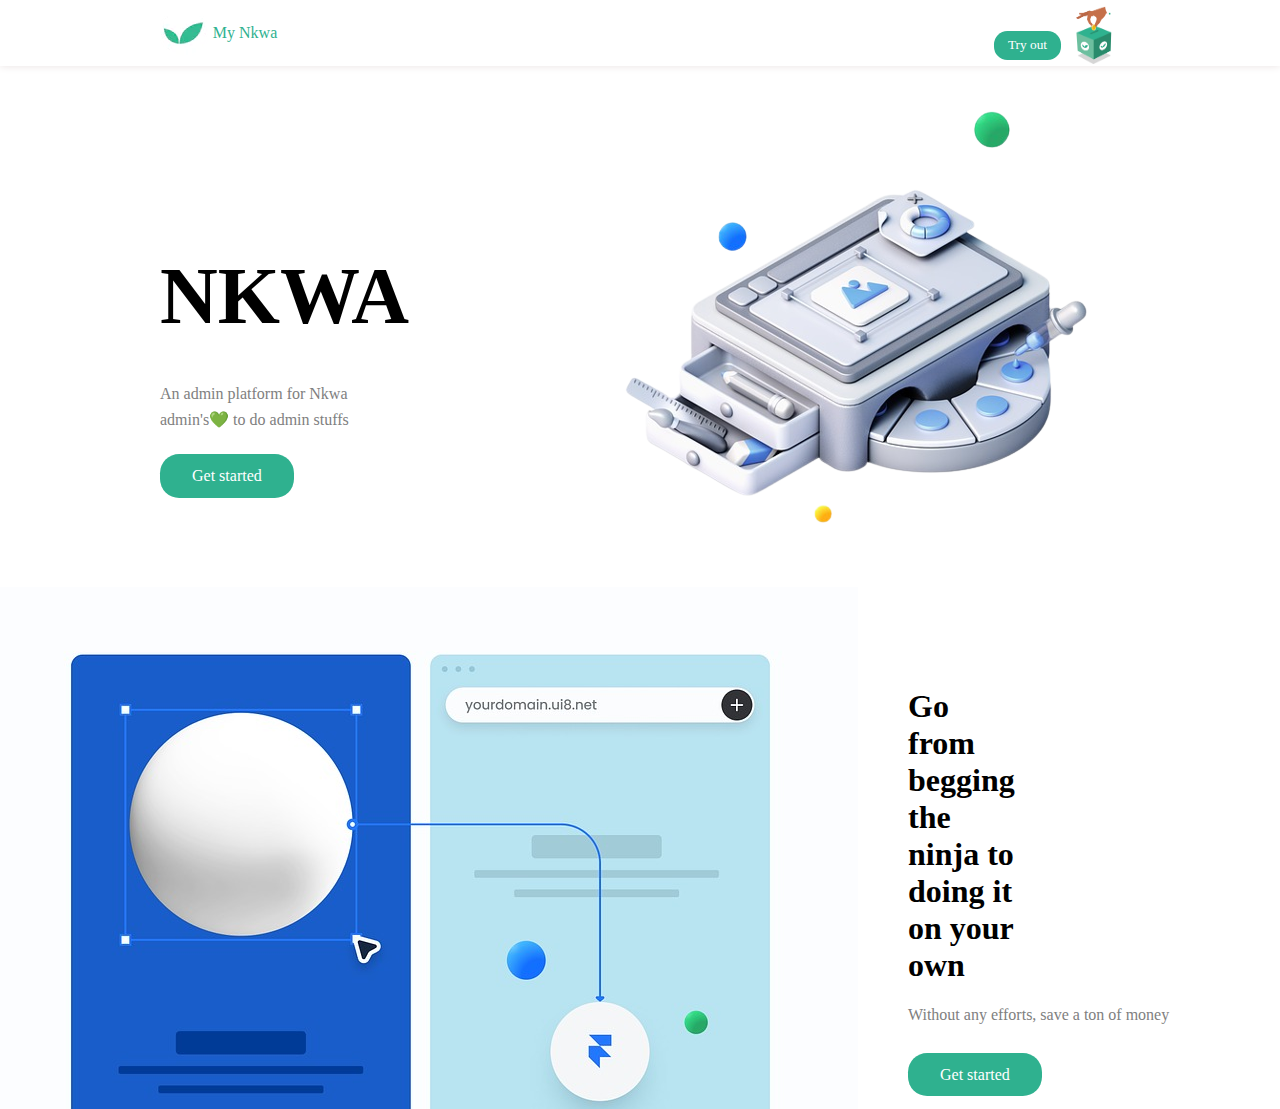
<file: Dashboard/Index.html>
<!DOCTYPE html>
<html lang="en">
  <head>
    <meta charset="UTF-8" />
    <meta name="viewport" content="width=device-width, initial-scale=1.0" />
    <title>Index</title>
    <link rel="stylesheet" href="CSS/index.css" />
  </head>
  <body>
    <div class="main">
      <div class="header">
        <div class="logo">
          <img
            src="CSS/image.webp"
            alt="logo"
            style="width: 3em; height: 3em"
          />
          <p>My Nkwa</p>
        </div>
        <div class="box">
          <button>Try out</button>
          <img
            src="CSS/handBox.webp"
            alt="box"
            style="width: 3em; height: 4em"
          />
        </div>
      </div>
      <div class="main1">
        <div class="info">
          <h1>NKWA</h1>
          <p class="info1">An admin platform for Nkwa</p>
          <p class="info1">admin's💚 to do admin stuffs</p>
          <a href="#" class="start">Get started</a>
        </div>
        <img src="CSS/header3.png" alt="" class="body1" />
      </div>
      <div class="footer">
        <img src="CSS/domain.jpg" alt="box" />
        <div class="infos">
          <h1>Go from begging the ninja to doing it on your own</h1>
          <p>Without any efforts, save a ton of money</p>
          <a href="#" class="start">Get started</a>
        </div>
      </div>
    </div>
  </body>
</html>
</file>
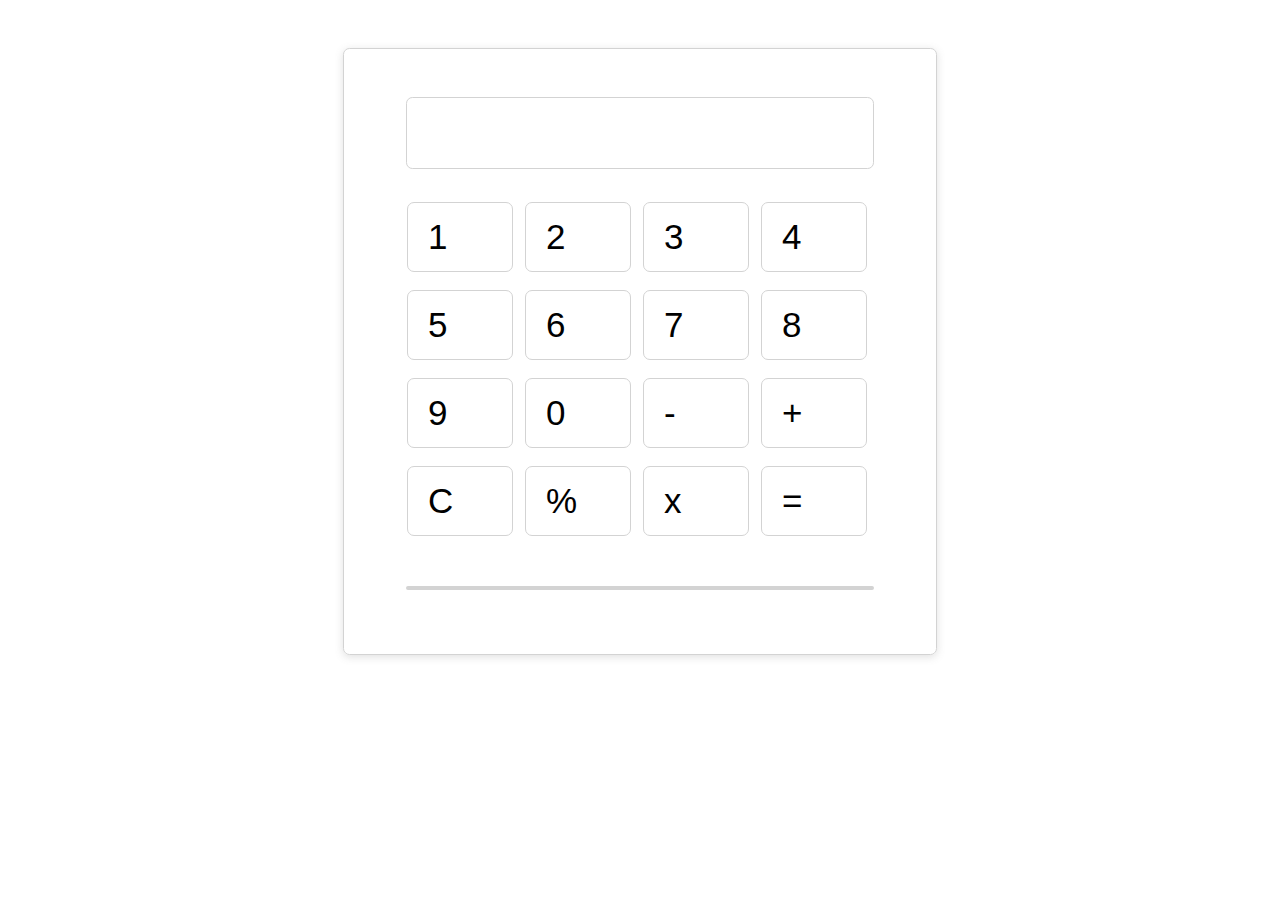
<file: Calculator/calc.html>
<!DOCTYPE html>
<html lang="en">
  <head>
    <meta charset="UTF-8" />
    <meta name="viewport" content="width=device-width, initial-scale=1.0" />
    <title>Calculator</title>
    <link rel="stylesheet" href="calc.css" />
  </head>
  <body>
    <div class="wrap">
      <form name="cal">
        <input type="text" name="display" class="display" id="display" />
        <br /><br />
        <input
          type="button"
          value="1"
          onclick="cal.display.value += '1'"
          class="btn"
        />
        <input
          type="button"
          value="2"
          onclick="cal.display.value += '2'"
          class="btn"
        />
        <input
          type="button"
          value="3"
          onclick="cal.display.value += '3'"
          class="btn"
        />
        <input
          type="button"
          value="4"
          onclick="cal.display.value += '4'"
          class="btn"
        />

        <br /><br />
        <input
          type="button"
          value="5"
          onclick="cal.display.value += '5'"
          class="btn"
        />
        <input
          type="button"
          value="6"
          onclick="cal.display.value += '6'"
          class="btn"
        />
        <input
          type="button"
          value="7"
          onclick="cal.display.value += '7'"
          class="btn"
        />
        <input
          type="button"
          value="8"
          onclick="cal.display.value += '8'"
          class="btn"
        />

        <br /><br />
        <input
          type="button"
          value="9"
          onclick="cal.display.value += '9'"
          class="btn"
        />
        <input
          type="button"
          value="0"
          onclick="cal.display.value += '0'"
          class="btn"
        />
        <input
          type="button"
          value="-"
          onclick="cal.display.value += '-'"
          class="btn"
        />
        <input
          type="button"
          value="+"
          onclick="cal.display.value += '+'"
          class="btn"
        />

        <br /><br />
        <input type="button" value="C" class="btn" id="clear" />
        <input
          type="button"
          value="%"
          onclick="cal.display.value += '%'"
          class="btn"
        />
        <input
          type="button"
          value="x"
          onclick="cal.display.value += '*'"
          class="btn"
        />
        <input type="button" value="=" class="btn" id="equate" />
        <hr class="line" />
      </form>
    </div>
    <script>
      let display = document.getElementById("display");
      let clear = document.getElementById("clear");
      let equate = document.getElementById("equate");

      equate.addEventListener("click", function () {
        let error = 0;
        const equation = display.value;
        let clean = Array.from(equation);
        for (let i = 0; i < clean.length; i++) {
          if (
            parseInt(clean[i]) ||
            parseInt(clean[i]) == 0 ||
            clean[i] == "+" ||
            clean[i] == "/" ||
            clean[i] == "*" ||
            clean[i] == "-" ||
            clean[i] == "%"
          ) {
            continue;
          } else {
            console.log("bad character", clean[i]);
            error = 1;
            break;
          }
        }
        if (error == 0) {
          display.style.borderColor = "green";
          display.value = eval(equation);
        } else {
          display.style.borderColor = "red";
        }
      });
      clear.addEventListener("click", function () {
        clearOff();
      });
      function clearOff() {
        display.value = "";
      }
    </script>
  </body>
</html>
</file>
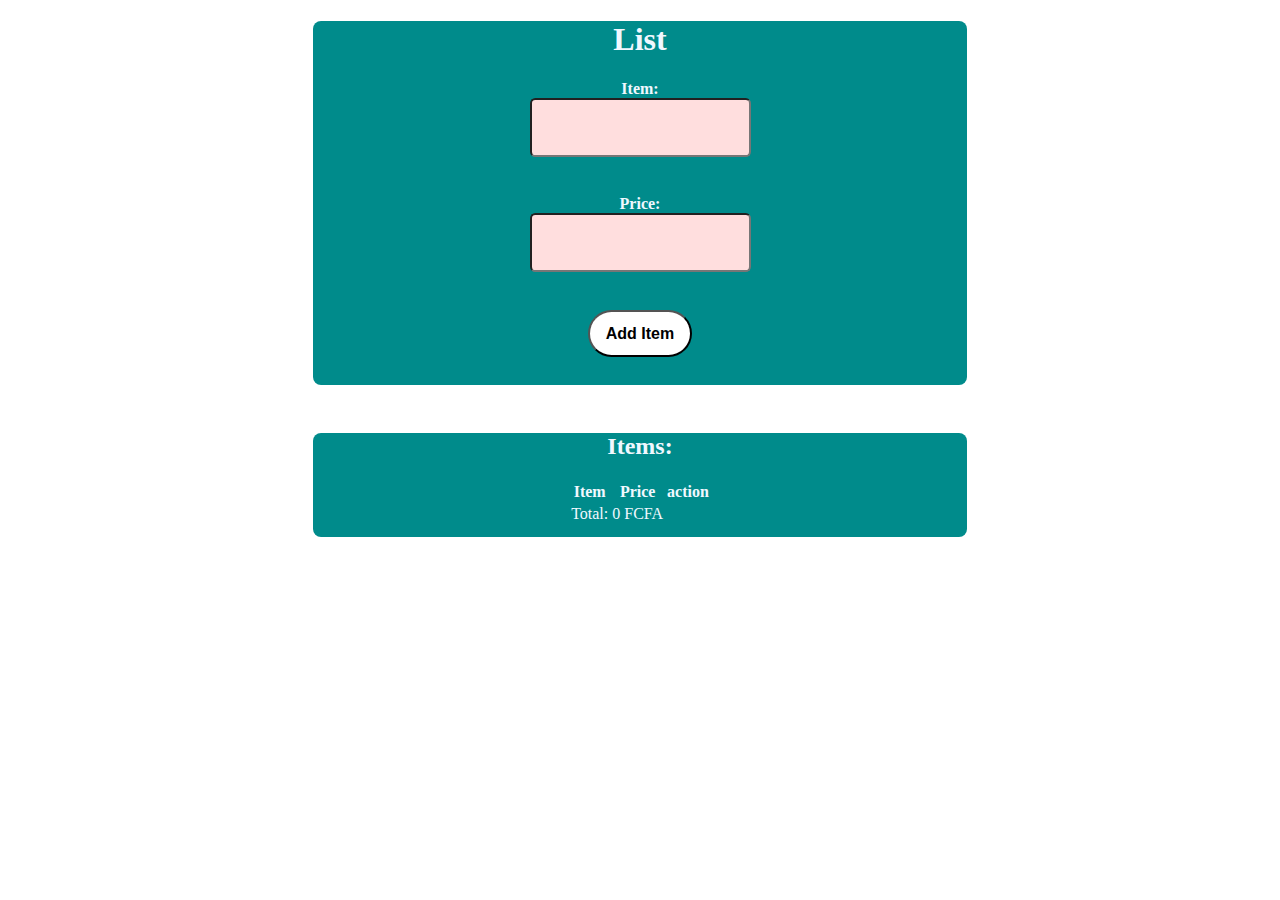
<file: market_list/market_list.html>
<!DOCTYPE html>
<html lang="en">

    <head>
        <meta charset="UTF-8" />
        <meta name="viewport" content="width=device-width, initial-scale=1.0" />
        <link rel="stylesheet" href="market_list.css">
        <title>List</title>
    </head>

    <body>
        <center>
            
            <div class="field">
                <h1>List</h1>
                   <label for="item">Item:</label> <br>
                    <input type="text" id="item" /><br><br>
                    <label for="price">Price:</label> <br>
                    <input type="number" id="price" /><br><br>
                    <button id="addBtn" class="add">Add Item</button> 
            </div>


            <div class="output">
                <h2>Items:</h2>
                <table id="itemTable">
                    <thead>
                        <tr>
                            <th>Item</th>
                            <th id="price">Price</th>
                            <th>action</th>
                        </tr>
                    </thead>
                    <tbody id="itemTableBody"></tbody>
                    <tfoot>
                        <td>Total: </td>
                        <td id="total">0 FCFA</td>
                    </tfoot>
                </table>
            <!-- </div> -->

        </center>

        <script src="market_list.js"></script>
    </body>

</html>
</file>
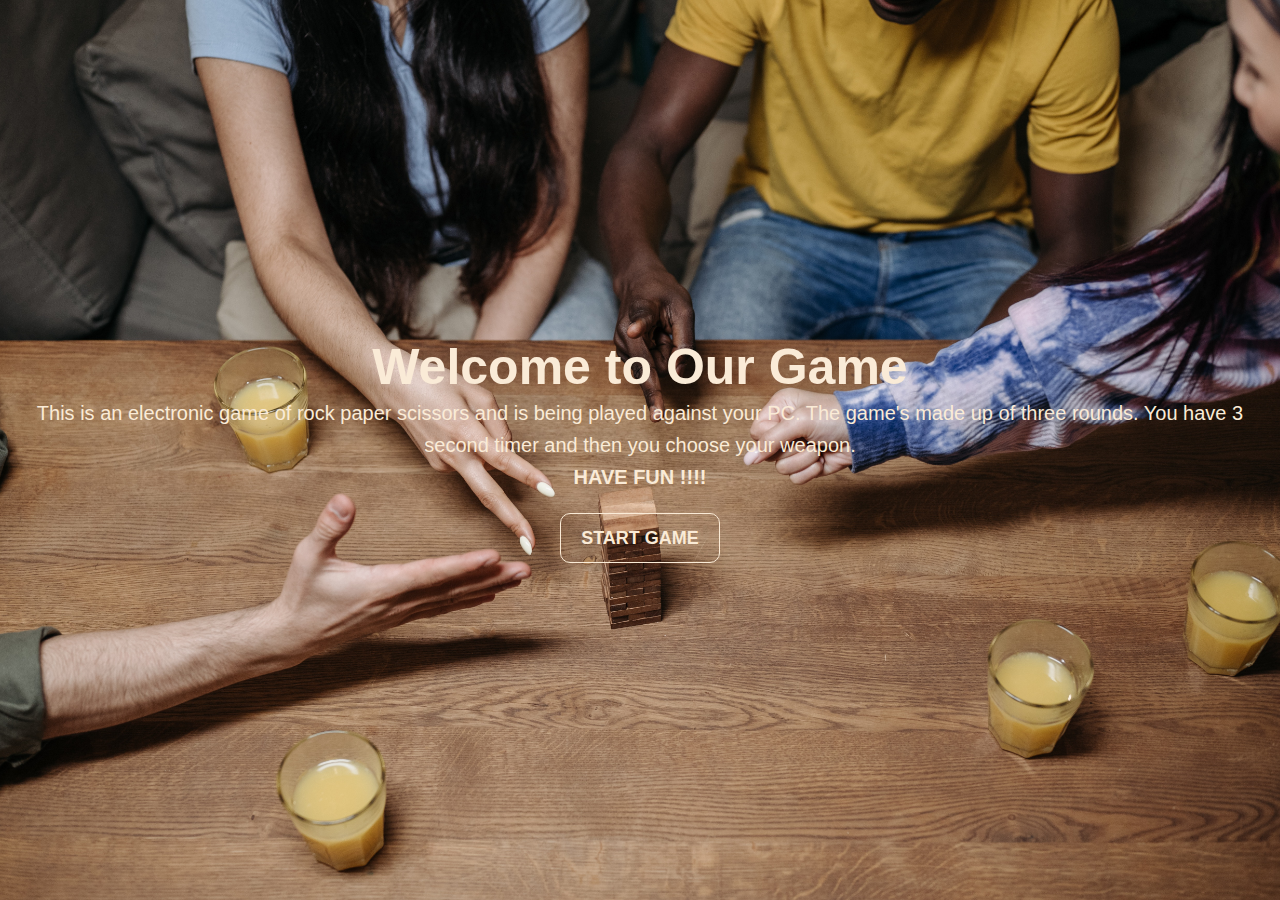
<file: RPS/Landing Page.html>
<!DOCTYPE html>
<html lang="en">
  <head>
    <meta charset="UTF-8" />
    <meta http-equiv="X-UA-Compatible" content="IE=edge" />
    <meta name="viewport" content="width=device-width, initial-scale=1.0" />
    <link rel="stylesheet" href="../RPS/index_css/landing_Page.css" />
    <title>R P S</title>
  </head>
  <body>
    <header id="showcase">
      <h1>Welcome to Our Game</h1>
      <p>
        This is an electronic game of rock paper scissors and is being played
        against your PC. The game's made up of three rounds. You have 3 second
        timer and then you choose your weapon.
      </p>
      <!-- <br /> -->
      <p><b>HAVE FUN !!!!</b></p>
      <a href="../RPS/Game/RPS.html" class="button">START GAME</a>
    </header>
    <section id="section-a"></section>
  </body>
</html>
</file>
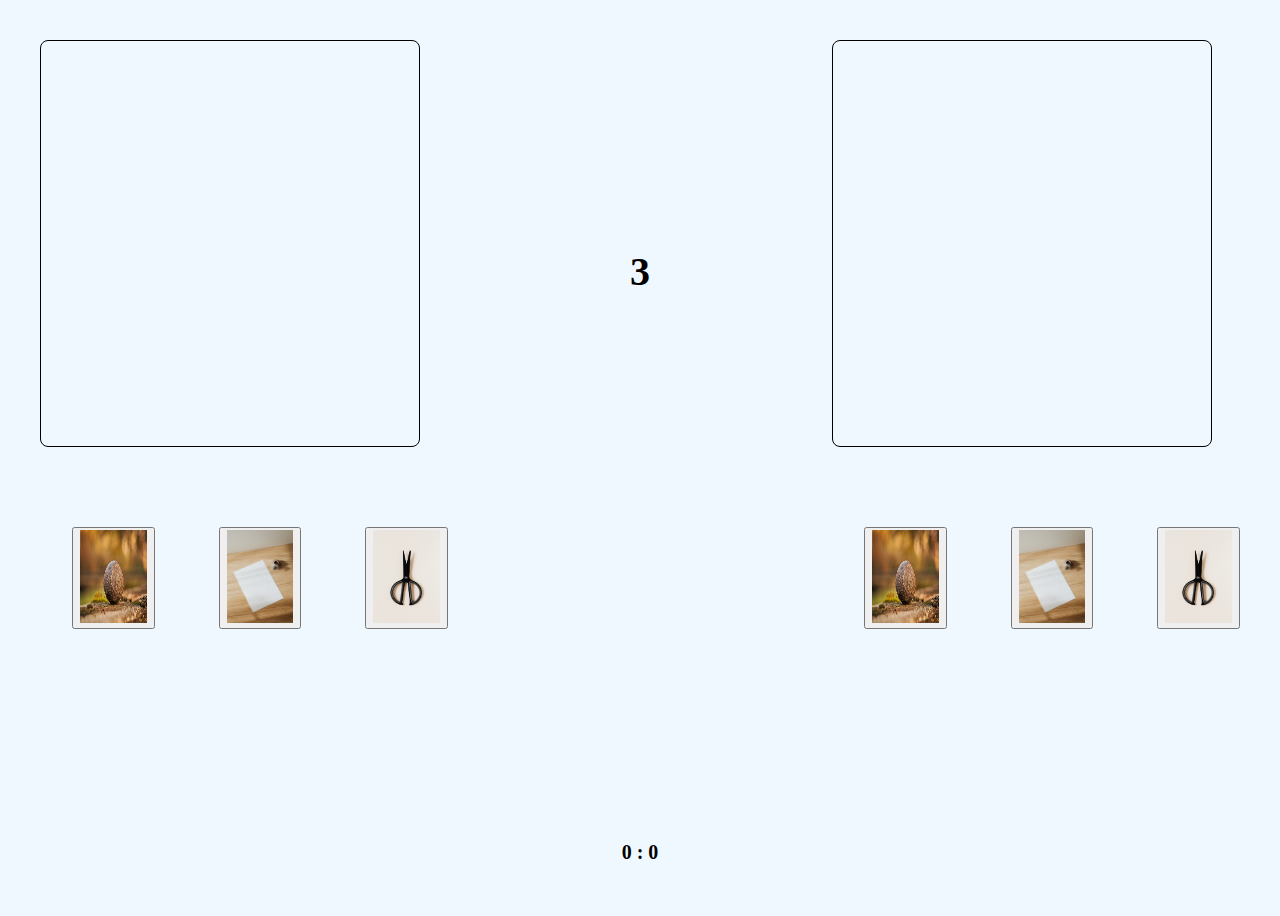
<file: RPS/RPS.html>
<!DOCTYPE html>
<html lang="en">
  <head>
    <meta charset="UTF-8" />
    <meta http-equiv="X-UA-Compatible" content="IE=edge" />
    <meta name="viewport" content="width=device-width, initial-scale=1.0" />
    <title>Game</title>
    <link rel="stylesheet" href="RPS.css" />
  </head>
  <body>
    <div class="container">
      <div class="box1">
        <div class="main-comp" id="display_comp"></div>
        <div class="pics">
          <div class="pic">
            <button><img src="rock.jpg" alt="" /></button>
          </div>
          <div class="pic">
            <button><img src="paper.jpg" alt="" /></button>
          </div>
          <div class="pic">
            <button><img src="scissors.jpg" alt="" /></button>
          </div>
        </div>
      </div>

      <div class="timer-score">
        <div class="timer" id="timer"></div>
        <div class="score" id="score">
          <p><b>0 : 0</b></p>
        </div>
      </div>

      <div class="box2">
        <div class="main-user" id="display"></div>
        <div id="object"></div>
        <div class="pics">
          <div class="pic">
            <button><img src="rock.jpg" alt="" id="rock" /></button>
          </div>
          <div class="pic">
            <button><img src="paper.jpg" alt="" id="paper" /></button>
          </div>
          <div class="pic">
            <button><img src="scissors.jpg" alt="" id="scissors" /></button>
          </div>
        </div>
      </div>
    </div>

    <script src="RPS.js"></script>
  </body>
</html>
</file>
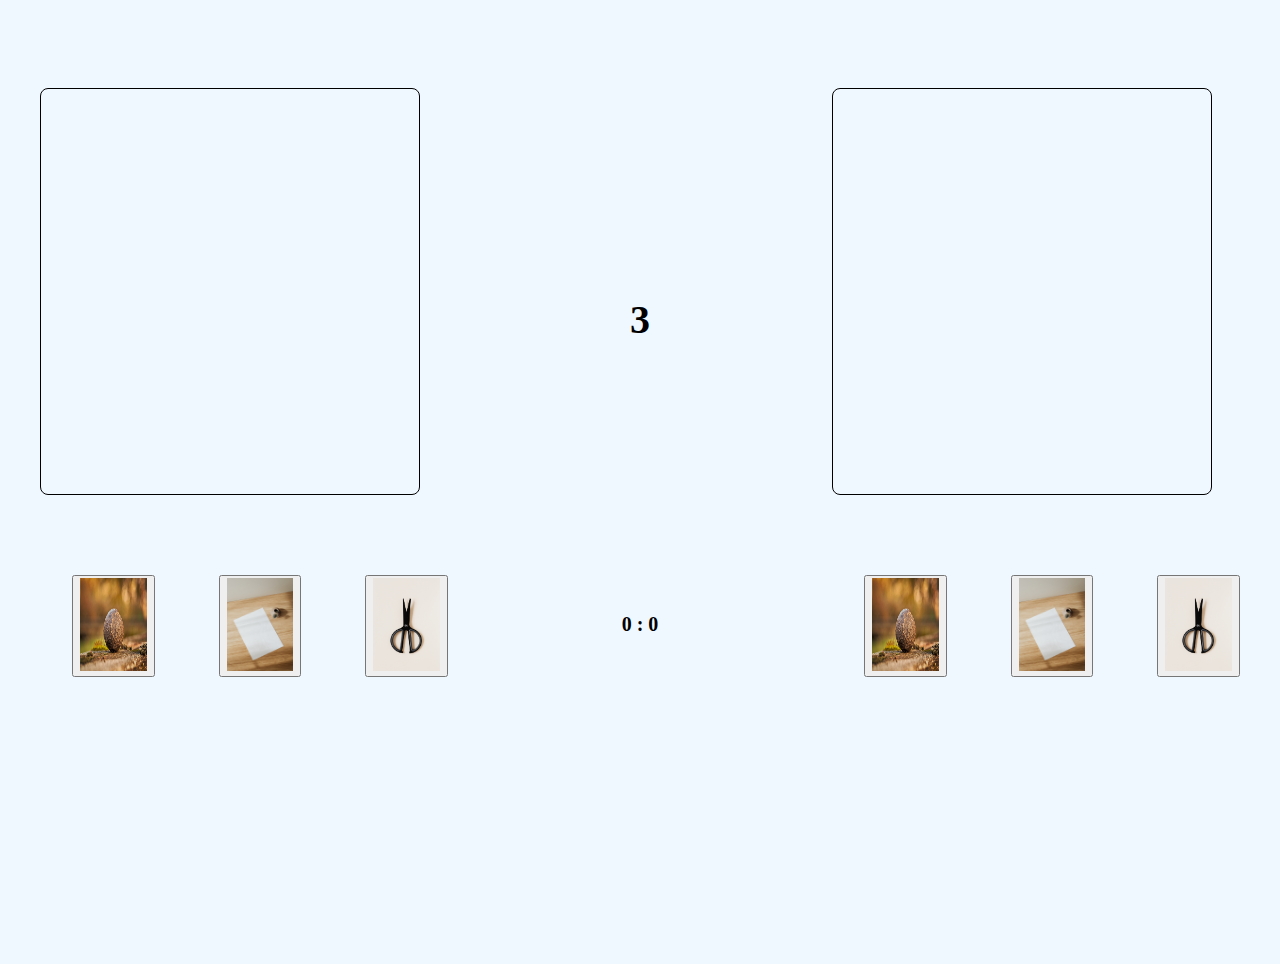
<file: RPS/Game/RPS.html>
<!DOCTYPE html>
<html lang="en">
  <head>
    <meta charset="UTF-8" />
    <meta http-equiv="X-UA-Compatible" content="IE=edge" />
    <meta name="viewport" content="width=device-width, initial-scale=1.0" />
    <title>Game</title>
    <link rel="stylesheet" href="../Game/RPS_css/RPS.css" />
  </head>
  <body>
    <div class="container">
      <div class="box1">
        <div class="main-comp" id="display_comp"></div>
        <div class="pics">
          <div class="pic">
            <button><img src="../Game/RPS_css/rock.jpg" alt="" /></button>
          </div>
          <div class="pic">
            <button><img src="../Game/RPS_css/paper.jpg" alt="" /></button>
          </div>
          <div class="pic">
            <button><img src="../Game/RPS_css/scissors.jpg" alt="" /></button>
          </div>
        </div>
      </div>

      <div class="timer-score">
        <div class="timer" id="timer"></div>
        <div class="score" id="score">
          <p><b>0 : 0</b></p>
        </div>
      </div>

      <div class="box2">
        <div class="main-user" id="display"></div>
        <div id="object"></div>
        <div class="pics">
          <div class="pic">
            <button id="rock">
              <img src="../Game/RPS_css/rock.jpg" alt="rock" />
            </button>
          </div>
          <div class="pic">
            <button id="paper">
              <img src="../Game/RPS_css/paper.jpg" alt="Paper" />
            </button>
          </div>
          <div class="pic">
            <button id="scissors">
              <img src="../Game/RPS_css/scissors.jpg" alt="" />
            </button>
          </div>
        </div>
      </div>
    </div>

    <script src="../Game/RPS_js/RPS.js"></script>
  </body>
</html>
</file>
<file: Dashboard/CSS/index.css>
:root {
  --primary-color: #2fb18f;
}

body {
  margin: 0px;
}

.header {
  display: -webkit-box;
  display: -ms-flexbox;
  display: flex;
  -webkit-box-orient: horizontal;
  -webkit-box-direction: normal;
      -ms-flex-direction: row;
          flex-direction: row;
  place-content: space-between;
  background-color: white;
  -ms-flex-wrap: wrap;
      flex-wrap: wrap;
  padding-left: 10em;
  padding-right: 10em;
  -webkit-box-shadow: 0px 0px 8px #e9e2e2;
          box-shadow: 0px 0px 8px #e9e2e2;
}

.header .logo {
  padding-top: 0.5em;
  display: -webkit-box;
  display: -ms-flexbox;
  display: flex;
}

.header .logo p {
  padding-left: 0.3em;
  color: var(--primary-color);
  font-family: PoetsenOne;
}

.header .box {
  display: -webkit-box;
  display: -ms-flexbox;
  display: flex;
  padding-bottom: 2px;
}

.header .box button {
  border: none;
  color: white;
  background-color: var(--primary-color);
  border-radius: 1em;
  padding: 0.5em;
  width: 5em;
  font-family: PoetsenOne;
  height: 2.2em;
  margin-top: 2.3em;
  cursor: pointer;
}

.header .box img {
  margin-left: 0.7em;
}

.main1 {
  display: -webkit-box;
  display: -ms-flexbox;
  display: flex;
  place-content: space-between;
  margin-top: 2em;
  margin-left: 10em;
  margin-right: 10em;
}

.main1 .info {
  margin-top: 6.5em;
  font-family: PoetsenOne;
}

.main1 .info h1 {
  font-weight: bolder;
  font-size: 5em;
  line-height: 1em;
}

.main1 .info p {
  color: grey;
  line-height: 10px;
}

.main1 .info a {
  background-color: var(--primary-color);
  color: white;
  text-decoration: none;
  border: none;
  margin-top: 13px;
  border-radius: 1.2em;
  display: inline-block;
  padding: 0.8em 2em;
  width: unset;
  cursor: pointer;
}

.footer {
  display: -webkit-box;
  display: -ms-flexbox;
  display: flex;
}

.footer h1 {
  font-family: PoetsenOne;
  margin-right: 300px;
  padding-top: 80px;
  margin-left: 50px;
}

.footer p {
  font-family: PoetsenOne;
  color: Grey;
  margin-left: 50px;
}

.footer a {
  text-decoration: none;
  color: white;
  font-family: PoetsenOne;
  background-color: var(--primary-color);
  text-decoration: none;
  border: none;
  margin-top: 13px;
  border-radius: 1.2em;
  display: inline-block;
  padding: 0.8em 2em;
  width: unset;
  cursor: pointer;
  margin-left: 50px;
}
/*# sourceMappingURL=index.css.map */
</file>
<file: Calculator/calc.css>
.wrap {
  border: 1.6px solid lightgrey;
  border-radius: 0.4em;
  margin: 3em auto;
  max-width: 35em;
  padding: 1em;
  display: -webkit-box;
  display: -ms-flexbox;
  display: flex;
  -webkit-box-orient: vertical;
  -webkit-box-direction: normal;
      -ms-flex-direction: column;
          flex-direction: column;
  -webkit-box-pack: center;
      -ms-flex-pack: center;
          justify-content: center;
  -webkit-box-align: center;
      -ms-flex-align: center;
          align-items: center;
  -webkit-box-shadow: rgba(99, 99, 99, 0.2) 0px 2px 8px 0px;
          box-shadow: rgba(99, 99, 99, 0.2) 0px 2px 8px 0px;
}

.display {
  border: 1.6px solid lightgrey;
  border-radius: 0.2em;
  height: 68px;
  padding-right: 6px;
  width: 14.3em;
  margin-top: 1em;
  margin-bottom: 15px;
  font-size: 2em;
}

.btn {
  background-color: transparent;
  border: 1.6px solid lightgrey;
  border-radius: 0.2em;
  text-align: left;
  width: 2.5em;
  height: 2em;
  font-size: 35px;
  margin-right: 7px;
  margin-left: 1px;
  cursor: pointer;
  padding-right: 2.4em;
  padding-left: 20px;
}

@media (max-width: 600px) {
  /* Styles for screens with a maximum width of 600px */
  .btn {
    width: 2em;
    font-size: 25px;
    padding-right: 1.2em;
    padding-left: 10px;
  }
  .wrap {
    margin: 2em auto;
    padding: 0.8em;
    max-width: 25em;
  }
  .display {
    width: 10em;
    font-size: 1.5em;
    margin-top: 0.5em;
    margin-bottom: 10px;
  }
}

@media (max-width: 300px) {
  /* Styles for screens with a maximum width of 300px */
  .btn {
    width: 1.5em;
    font-size: 20px;
    padding-right: 0.6em;
    padding-left: 5px;
  }
  .wrap {
    margin: 1.5em auto;
    padding: 0.6em;
    max-width: 15em;
  }
  .display {
    width: 8em;
    font-size: 1.2em;
    margin-top: 0.3em;
    margin-bottom: 5px;
  }
}

hr {
  border: 2px solid lightgray;
  margin-top: 50px;
  margin-bottom: 3em;
  border-radius: 2em;
}
/*# sourceMappingURL=calc.css.map */
</file>
<file: market_list/market_list.css>
:root {
  --main-color: rgb(99, 99, 239);
}

div {
  width: 50%;
  padding-left: 0.7em;
  padding-right: 0.7em;
  padding-bottom: 0.7em;
  border-radius: 0.5em;
  background-color: darkcyan;
}

div label {
  font-weight: bold;
  font-family: Candara Bold;
  color: aliceblue;
}

div input {
  margin-bottom: 1.5em;
  padding: 1.5em;
  background: #ffdede;
  border-radius: 0.4em;
}

div h1 {
  color: aliceblue;
}

div .add {
  background-color: white;
  color: black;
  font-weight: bold;
  font-size: 1em;
  border-color: black;
  margin-bottom: 1em;
  border-radius: 5em;
  display: inline-block;
  padding: 0.8em 1em;
  width: unset;
  cursor: pointer;
}

.field {
  margin-bottom: 3em;
}

.output {
  color: aliceblue;
}
/*# sourceMappingURL=market_list.css.map */
</file>
<file: RPS/index_css/landing_Page.css>
* {
  margin: 0;
  padding: 0;
}

body {
  margin: 0;
  font-family: Arial, Helvetica, sans-serif;
  font-size: 17px;
  color: antiquewhite;
  line-height: 1.6;
}

header {
  background-image: url("RPS.jpg");
  height: 100vh;
  background-size: cover;
  background-position: center;
  display: -webkit-box;
  display: -ms-flexbox;
  display: flex;
  -webkit-box-orient: vertical;
  -webkit-box-direction: normal;
      -ms-flex-direction: column;
          flex-direction: column;
  -webkit-box-pack: center;
      -ms-flex-pack: center;
          justify-content: center;
  -webkit-box-align: center;
      -ms-flex-align: center;
          align-items: center;
  padding: 0 20px;
  text-align: center;
}

h1 {
  font-size: 50px;
  line-height: 1.2;
}

p {
  font-size: 20px;
}

a {
  font-size: 18px;
  text-decoration: none;
  color: antiquewhite;
  border: antiquewhite 1px solid;
  padding: 10px 20px;
  border-radius: 10px;
  margin-top: 20px;
  font-weight: bold;
}

a:hover {
  background: antiquewhite;
  color: #fff;
}
/*# sourceMappingURL=landing_Page.css.map */
</file>
<file: RPS/RPS.css>
body {
  background-color: aliceblue;
}

.container {
  height: 100vh;
  display: -webkit-box;
  display: -ms-flexbox;
  display: flex;
}

.container .box1 {
  height: 100%;
  width: 50%;
  display: -webkit-box;
  display: -ms-flexbox;
  display: flex;
  -webkit-box-orient: vertical;
  -webkit-box-direction: normal;
      -ms-flex-direction: column;
          flex-direction: column;
  position: relative;
}

.container .box1 .main-comp {
  border: 1px solid;
  border-radius: 0.5em;
  height: 45%;
  width: 80%;
  position: relative;
  margin-top: 2em;
  margin-left: 2em;
}

.container .box1 .pics {
  height: 30%;
  width: 80%;
  position: relative;
  margin-top: 2em;
  margin-left: 2em;
  display: -webkit-box;
  display: -ms-flexbox;
  display: flex;
}

.container .box1 .pics .pic {
  -ms-flex-pack: distribute;
      justify-content: space-around;
  position: relative;
  margin-top: 2em;
  margin-left: 2em;
  margin-right: 2em;
  padding-top: 1em;
}

.container .box1 .pics .pic img {
  height: 7em;
  width: 5em;
  background-size: cover;
  background-position: center;
}

.container .timer-score {
  display: -webkit-box;
  display: -ms-flexbox;
  display: flex;
  -webkit-box-orient: vertical;
  -webkit-box-direction: normal;
      -ms-flex-direction: column;
          flex-direction: column;
  -webkit-box-pack: space-evenly;
      -ms-flex-pack: space-evenly;
          justify-content: space-evenly;
  height: 100%;
  width: 40%;
}

.container .timer-score .timer {
  text-align: center;
  padding-top: 1em;
  height: 20%;
  width: 30%;
  margin-left: auto;
  margin-right: auto;
  margin-top: 5em;
  font-weight: bolder;
  font-size: 2.5em;
}

.container .timer-score .score {
  height: 10%;
  width: 34%;
  margin-top: 20em;
  margin-left: auto;
  margin-right: auto;
  text-align: center;
  font-size: 20px;
}

.container .box2 {
  height: 100%;
  width: 50%;
  display: -webkit-box;
  display: -ms-flexbox;
  display: flex;
  -webkit-box-orient: vertical;
  -webkit-box-direction: normal;
      -ms-flex-direction: column;
          flex-direction: column;
  position: relative;
}

.container .box2 .main-user {
  border: 1px solid;
  border-radius: 0.5em;
  height: 45%;
  width: 80%;
  position: relative;
  margin-top: 2em;
  margin-left: 2em;
}

.container .box2 .pics {
  height: 30%;
  width: 80%;
  position: relative;
  margin-top: 2em;
  margin-left: 2em;
  display: -webkit-box;
  display: -ms-flexbox;
  display: flex;
}

.container .box2 .pics .pic {
  -webkit-box-pack: space-evenly;
      -ms-flex-pack: space-evenly;
          justify-content: space-evenly;
  position: relative;
  height: 60%;
  width: 30%;
  margin-top: 2em;
  margin-left: 2em;
  margin-right: 2em;
  padding-top: 1em;
}

.container .box2 .pics .pic img {
  height: 7em;
  width: 5em;
  background-size: cover;
  background-position: center;
}
/*# sourceMappingURL=RPS.css.map */
</file>
<file: RPS/Game/RPS_css/RPS.css>
body {
  background-color: aliceblue;
}

.container {
  height: 100vh;
  display: -webkit-box;
  display: -ms-flexbox;
  display: flex;
  -webkit-box-pack: center;
      -ms-flex-pack: center;
          justify-content: center;
  padding-top: 3em;
}

.container .box1 {
  height: 100%;
  width: 50%;
  display: -webkit-box;
  display: -ms-flexbox;
  display: flex;
  -webkit-box-orient: vertical;
  -webkit-box-direction: normal;
      -ms-flex-direction: column;
          flex-direction: column;
  position: relative;
}

.container .box1 .main-comp {
  border: 1px solid;
  border-radius: 0.5em;
  height: 45%;
  width: 80%;
  position: relative;
  margin-top: 2em;
  margin-left: 2em;
}

.container .box1 .pics {
  height: 30%;
  width: 80%;
  position: relative;
  margin-top: 2em;
  margin-left: 2em;
  display: -webkit-box;
  display: -ms-flexbox;
  display: flex;
}

.container .box1 .pics .pic {
  -ms-flex-pack: distribute;
      justify-content: space-around;
  position: relative;
  margin-top: 2em;
  margin-left: 2em;
  margin-right: 2em;
  padding-top: 1em;
}

.container .box1 .pics .pic img {
  height: 7em;
  width: 5em;
  background-size: cover;
  background-position: center;
}

.container .timer-score {
  display: -webkit-box;
  display: -ms-flexbox;
  display: flex;
  -webkit-box-orient: vertical;
  -webkit-box-direction: normal;
      -ms-flex-direction: column;
          flex-direction: column;
  -webkit-box-pack: space-evenly;
      -ms-flex-pack: space-evenly;
          justify-content: space-evenly;
  height: 100%;
  width: 40%;
}

.container .timer-score .timer {
  text-align: center;
  padding-top: 1em;
  height: 20%;
  width: 30%;
  margin-left: auto;
  margin-right: auto;
  margin-top: 5em;
  font-weight: bolder;
  font-size: 2.5em;
}

.container .timer-score .score {
  width: 34%;
  margin-left: auto;
  margin-right: auto;
  text-align: center;
  font-size: 20px;
  margin-top: 10em;
  margin-bottom: 15em;
}

.container .box2 {
  height: 100%;
  width: 50%;
  display: -webkit-box;
  display: -ms-flexbox;
  display: flex;
  -webkit-box-orient: vertical;
  -webkit-box-direction: normal;
      -ms-flex-direction: column;
          flex-direction: column;
  position: relative;
}

.container .box2 .main-user {
  border: 1px solid;
  border-radius: 0.5em;
  height: 45%;
  width: 80%;
  position: relative;
  margin-top: 2em;
  margin-left: 2em;
}

.container .box2 .pics {
  height: 30%;
  width: 80%;
  position: relative;
  margin-top: 2em;
  margin-left: 2em;
  display: -webkit-box;
  display: -ms-flexbox;
  display: flex;
}

.container .box2 .pics .pic {
  -webkit-box-pack: space-evenly;
      -ms-flex-pack: space-evenly;
          justify-content: space-evenly;
  position: relative;
  height: 60%;
  width: 30%;
  margin-top: 2em;
  margin-left: 2em;
  margin-right: 2em;
  padding-top: 1em;
}

.container .box2 .pics .pic img {
  height: 7em;
  width: 5em;
  background-size: cover;
  background-position: center;
}
/*# sourceMappingURL=RPS.css.map */
</file>
